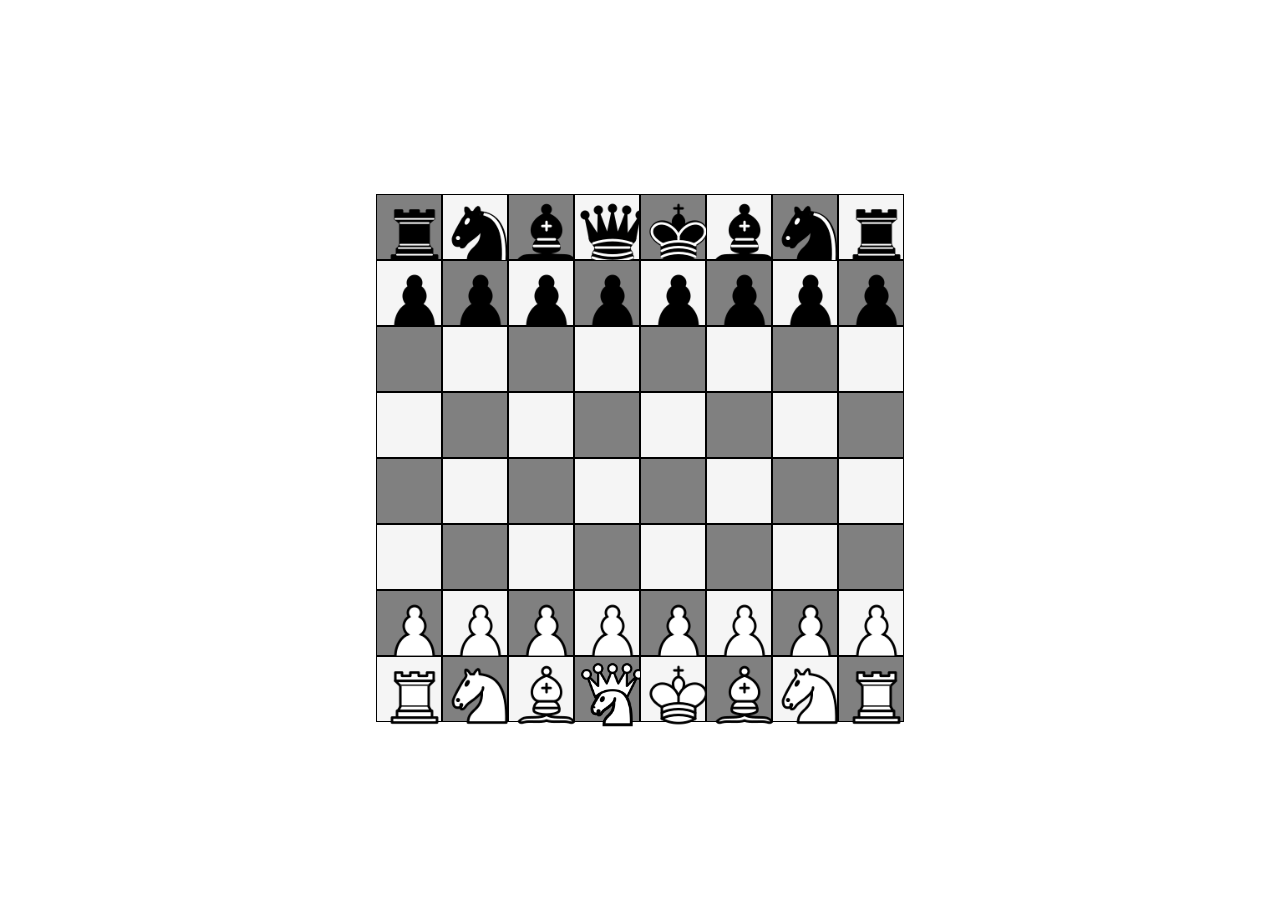
<file: chess.html>
<!DOCTYPE html>
<html lang="en">
<head>
    <meta charset="UTF-8">
    <meta name="viewport" content="width=device-width, initial-scale=1.0">
    <link rel="stylesheet" href="styles/style.css">
    <title>MyChess</title>
</head>
<body>
    <main class="dashboard">
        <section class="rows">  
            <div class="cellblack">
                <img src="images/Brook.png">
            </div>
            <div class="cell">
                <img src="images/BKon.png">
            </div>
            <div class="cellblack">
                <img src="images/BBishop.png">
            </div>
            <div class="cell">
                <img src="images/BQueen.png">
            </div>
            <div class="cellblack">
                <img src="images/Bking.png">
            </div>
            <div class="cell">
                <img src="images/BBishop.png">
            </div>
            <div class="cellblack">
                <img src="images/BKon.png">
            </div>
            <div class="cell">
                <img src="images/Brook.png">
            </div>     
        </section>
        <section class="rows">
            <div class="cell">
                <img src="images/BPeshka.png">
            </div>
            <div class="cellblack">
                <img src="images/BPeshka.png">
            </div>
            <div class="cell">
                <img src="images/BPeshka.png">
            </div>
            <div class="cellblack">
                <img src="images/BPeshka.png">
            </div>
            <div class="cell">
                <img src="images/BPeshka.png">
            </div>
            <div class="cellblack">
                <img src="images/BPeshka.png">
            </div>
            <div class="cell">
                <img src="images/BPeshka.png">
            </div>
            <div class="cellblack">
                <img src="images/BPeshka.png">
            </div>     
        </section>
        <section class="rows">
            <div class="cellblack"></div>
            <div class="cell"></div>
            <div class="cellblack"></div>
            <div class="cell"></div>
            <div class="cellblack"></div>
            <div class="cell"></div>
            <div class="cellblack"></div>
            <div class="cell"></div>     
        </section>
        <section class="rows">
            <div class="cell"></div>
            <div class="cellblack"></div>
            <div class="cell"></div>
            <div class="cellblack"></div>
            <div class="cell"></div>
            <div class="cellblack"></div>
            <div class="cell"></div>
            <div class="cellblack"></div>     
        </section>
        <section class="rows">
            <div class="cellblack"></div>
            <div class="cell"></div>
            <div class="cellblack"></div>
            <div class="cell"></div>
            <div class="cellblack"></div>
            <div class="cell"></div>
            <div class="cellblack"></div>
            <div class="cell"></div>     
        </section>
        <section class="rows">
            <div class="cell"></div>
            <div class="cellblack"></div>
            <div class="cell"></div>
            <div class="cellblack"></div>
            <div class="cell"></div>
            <div class="cellblack"></div>
            <div class="cell"></div>
            <div class="cellblack"></div>     
        </section>
        <section class="rows">
            <div class="cellblack">
                <img src="images/WPeshka.png">
            </div>
            <div class="cell">
                <img src="images/WPeshka.png">
            </div>
            <div class="cellblack">
                <img src="images/WPeshka.png">
            </div>
            <div class="cell">
                <img src="images/WPeshka.png">
            </div>
            <div class="cellblack">
                <img src="images/WPeshka.png">
            </div>
            <div class="cell">
                <img src="images/WPeshka.png">
            </div>
            <div class="cellblack">
                <img src="images/WPeshka.png">
            </div>
            <div class="cell">
                <img src="images/WPeshka.png">
            </div>     
        </section>
        <section class="rows">
            <div class="cell">
                <img src="images/WRook.png">
            </div>
            <div class="cellblack">
                <img src="images/Wkon.png">
            </div>
            <div class="cell">
                <img src="images/WBishop.png">
            </div>
            <div class="cellblack">
                <img src="images/QSNW.png">
            </div>
            <div class="cell">
                <img src="images/Wking.png">
            </div>
            <div class="cellblack">
                <img src="images/WBishop.png">
            </div>
            <div class="cell">
                <img src="images/Wkon.png">
            </div>
            <div class="cellblack">
                <img src="images/WRook.png">
            </div>     
        </section>
        
        

    </main>
</body>
</html>
</file>
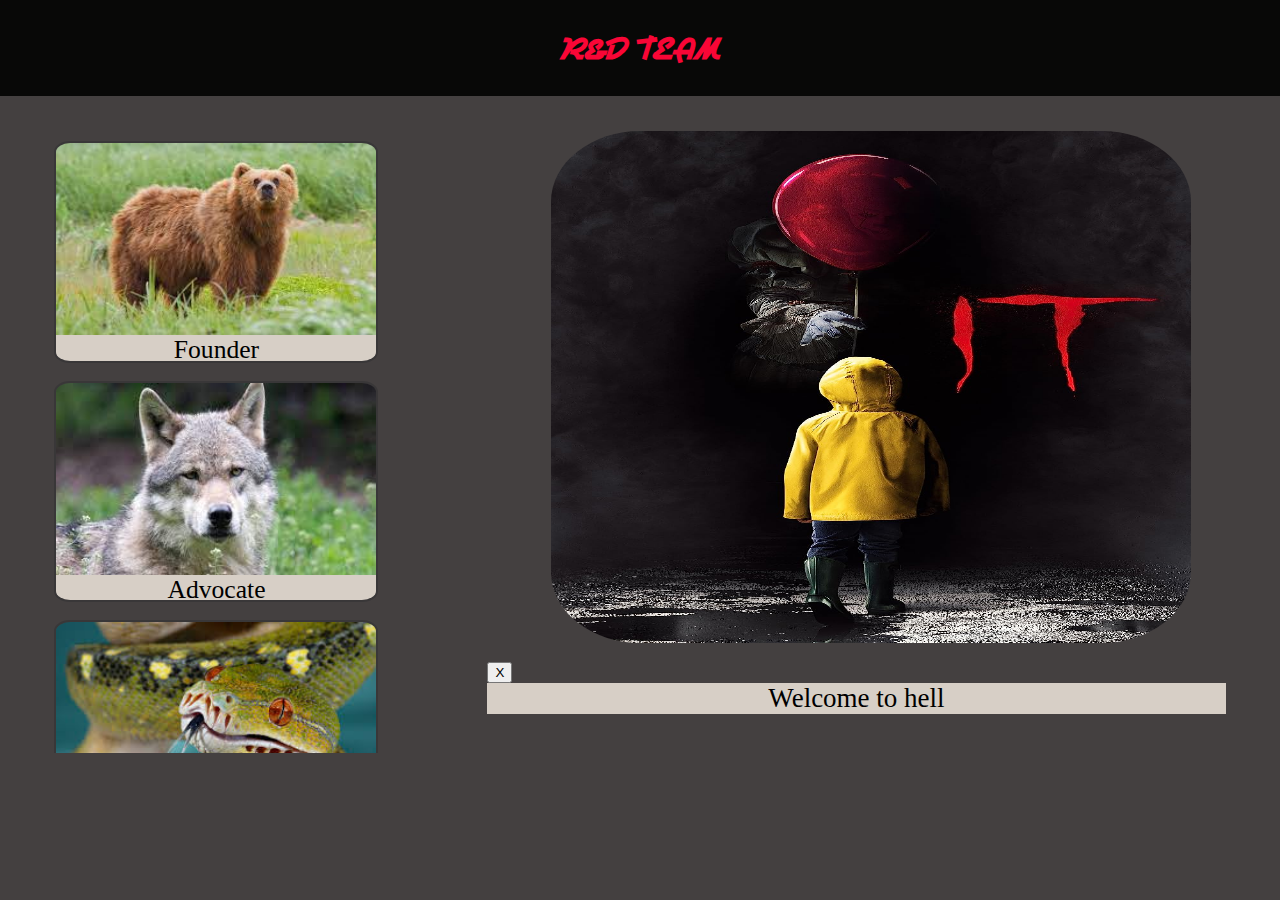
<file: rnd.html>
<!DOCTYPE html>
<html lang="en">
<head>
    <meta charset="UTF-8">
    <meta http-equiv="X-UA-Compatible" content="IE=edge">
    <meta name="viewport" content="width=device-width, initial-scale=1.0">
    <link rel="stylesheet" href="styles/rnd.css">
    <link rel="shortcut icon" href="images/faiconIT.png" type="image/x-icon">
    <title>IT Team</title>
</head>
<body>
    <header class="logo">
        <h1>R&D Team</h1>
    </header>
    <main class="main-class hidden">
        <section class="details-container">
            <div class ="details-frame">
                <button id ="hide-button" onclick="hideDetails()">X</button>
            <img src="images/welcome.jpg" class="details-image">
            <span class="details-title">Welcome to hell</span>
        </div>
        </section>
            <ul class="thumbnails-list">
                <li class="thumbnails-item">
                    <a class="thumbnails-anchor" href="#" data-details-image="images/founder.jpeg"
                    data-details-title="Our best of the best">
                        <img src="images/founder.jpeg" class="thumbnails-image">
                        <span class="thumbnails-title">Founder</span>
                    </a>
                </li>
                <li class="thumbnails-item">
                    <a class="thumbnails-anchor" href="#" data-details-image="images/advocate.jpeg"
                    data-details-title="Dura lex, sed lex">
                        <img src="images/advocate.jpeg" class="thumbnails-image">
                        <span class="thumbnails-title">Advocate</span>
                    </a>
                </li>
                <li class="thumbnails-item">
                    <a class="thumbnails-anchor" href="#" data-details-image="images/hr.png"
                    data-details-title="What is your favourite color?">
                        <img src="images/hr.png" class="thumbnails-image">
                        <span class="thumbnails-title">HR Manager</span>
                    </a>
                </li>
                <li class="thumbnails-item">
                    <a class="thumbnails-anchor" href="#" data-details-image="images/design.jpeg"
                    data-details-title="Let's change this button!">
                        <img src="images/design.jpeg" class="thumbnails-image">
                        <span class="thumbnails-title">UI/UX Designer</span>
                    </a>
                </li>
                <li class="thumbnails-item">
                    <a class="thumbnails-anchor" href="#" data-details-image="images/vpproj.jpeg"
                    data-details-title="It's easy, only 15 minutes of work">
                        <img src="images/vpproj.jpeg" class="thumbnails-image">
                        <span class="thumbnails-title">VIP Project</span>
                    </a>
                </li>
                <li class="thumbnails-item">
                    <a class="thumbnails-anchor" href="#" data-details-image="images/proj.jpeg"
                    data-details-title="I am - documentation">
                        <img src="images/proj.jpeg" class="thumbnails-image">
                        <span class="thumbnails-title">Project Manager</span>
                    </a>
                </li>
                <li class="thumbnails-item">
                    <a class="thumbnails-anchor" href="#" data-details-image="images/tlprog.jpeg"
                    data-details-title="It's works on my mashine">
                        <img src="images/tlprog.jpeg" class="thumbnails-image">
                        <span class="thumbnails-title">Dev Team Lead</span>
                    </a>
                </li>
                <li class="thumbnails-item">
                    <a class="thumbnails-anchor" href="#" data-details-image="images/fullstack.jpeg"
                    data-details-title="It's not bug ">
                        <img src="images/fullstack.jpeg" class="thumbnails-image">
                        <span class="thumbnails-title">Full Stack </span>
                    </a>
                </li>
                <li class="thumbnails-item">
                    <a class="thumbnails-anchor" href="#" data-details-image="images/qatl.jpeg"
                    data-details-title="I understand">
                        <img src="images/qatl.jpeg" class="thumbnails-image">
                        <span class="thumbnails-title">QA Team Lead</span>
                    </a>
                </li>
                <li class="thumbnails-item">
                    <a class="thumbnails-anchor" href="#" data-details-image="images/Qa.jpeg"
                    data-details-title="Always one more bug">
                        <img src="images/Qa.jpeg" class="thumbnails-image">
                        <span class="thumbnails-title">QA Automation</span>
                    </a>
                </li>
                <li class="thumbnails-item">
                    <a class="thumbnails-anchor" href="#" data-details-image="images/accountM.jpeg"
                    data-details-title="Ohh, why me?">
                        <img src="images/accountM.jpeg" class="thumbnails-image">
                        <span class="thumbnails-title">Account Manager</span>
                    </a>
                </li>
                <li class="thumbnails-item">
                    <a class="thumbnails-anchor" href="#" data-details-image="images/content.jpeg"
                    data-details-title="We are best of the best!">
                        <img src="images/content.jpeg" class="thumbnails-image">
                        <span class="thumbnails-title">Content Writer</span>
                    </a>
                </li>
            </ul>
    </main>
    <script src = "src/rnd.js"></script>
</body>
</html>
</file>
<file: styles/style.css>
.dashboard{
    display: flex;
    flex-direction: column;
}
.rows{
    width: 50vw;
    display: flex;
    flex-direction: row;
    justify-content:center;
     


}
.cell{
    width: 5vw;  
    height: 5vw;
    border: solid 1px black;
    background-color:whitesmoke;
}
.cellblack{
    width: 5vw;  
    height: 5vw;
    border: solid 1px black;
    background-color: gray;
}
body{
    height: 100%; 
    display: flex;
    justify-content:center; 
    align-items:center;
}
html{
    height: 100%;
}
img{
    height: 75px;;
    width: 75px;
    justify-content: center;
    
}
</file>
<file: styles/rnd.css>
@font-face{
    font-family: airstream;
    src: url(fonts/Airstream-webfont.svg);
    src: url(fonts/Airstream-webfont.woff);
    }
    @font-face {
        font-family: lakeshor;
        src: url(fonts/LAKESHOR-webfont.svg);
        src: url(fonts/LAKESHOR-webfont.woff);
    }
html {
    height: 100%
    
}
body {
    height: 100%;
    background-color: rgb(68, 64, 64);
    display: flex;
    flex-direction: column;
    margin: 0;
}
.logo {
    display: block;
    text-align: center;
    color:  rgb(249, 6, 54);
    background-color: rgb(8, 8, 7);
    font-size: 1 em;
    text-transform: uppercase;
    font-family:airstream;
}
h1{
    margin-top: 10px;
    margin-bottom: 10px;
}
.main-class {
    display: flex;
    flex-direction: column;
    justify-content: center;
    flex-grow: 1;
    
}
.main-class.hidden {
    /* --thumbnails-image-width: 30vw;
    --thumbnails-image-width: 30vw;
    --thumbnails-image-height: 20vw;
    --thumbnails-title-height: calc(var(--thumbnails-image-height) * 0.33); */
    --thumbnails-title-height: calc(var(--thumbnails-image-height) * 0.33); 
    justify-content: space-around;

}
.details-container {
    display: flex;
    flex-direction: column;
    align-items: center;
    margin-bottom: 2vh;
   
}
.hidden .details-container {
    display:flex;
}
.details-frame {
    position: relative;
}
.details-image {
    width: 60vw;
    height: 50vw;
    border-radius: 15%;
}
.details-title {
    display: block;
    text-align: center;
    background-color: rgb(215, 207, 198);
}
.thumbnails-list {
    display: flex;
    flex-wrap: wrap;
    max-height: 37vh;
    overflow-y: scroll;
    list-style: none;
    justify-content: space-around;
    padding-left: 0;
    margin-top: 3vh;
}
.thumbnails-item {
    border: solid 2px rgb(57, 55, 56);
    margin-top: 2vh;
    border-radius: 5%;
    overflow: hidden;
}
.thumbnails-anchor {
    text-decoration: none;

}
.thumbnails-image {
    width: 25vw;
    height: 15vw;
    display:block;
}
.thumbnails-title {
    display: block;
    text-align: center;
    font-size: 2vw;
    background-color: rgb(215, 207, 198);
    color: black;
    
}
@media(min-width:560px){
    .main-class{
        flex-direction: row;
        justify-content: center;
        flex-grow: 1;     
    }
    .details-image {
        width: 40vw;
        height: 30vw;
        border-radius: 15%;
        justify-content: center;
        margin: 3vw;
        padding: 3vh;
    }
    .thumbnails-list{
        order: -1;
        flex-direction: column;
        flex-wrap: nowrap;
        max-height: 80vh;
        justify-content: flex-start;  
    }
    .thumbnails-item{
        min-height: 17vw;   
    }
    .thumbnails-title{
        height:3vw;
        
    }
    .thumbnails-image {
        width: 25vw;
        height: 15vw;
        display:block;
        justify-content: left;
    }
}
@media(min-width:1000px){
    .logo {
        display: block;
        text-align: center;
        color:  rgb(249, 6, 54);
        background-color: rgb(8, 8, 7);
        font-size: 2dvh;
        text-transform: uppercase;
        font-family:airstream;
    }
    h1{
        margin-top: 30px;
        margin-bottom: 30px;
    }
    .main-class{
        flex-direction: row;
        justify-content: center;
        flex-grow: 29;     
    }
    .details-image {
        width: 50vw;
        height: 40vw;
        border-radius: 15%;
        justify-content: center;
        margin: 2vw;
        padding: 1vh;
    }
    .details-container {
        display: flex;
        flex-direction: column;
        align-items: right;
        margin-bottom: 2wh;
       
    }
    .details-title {
        display: block;
        text-align: center;
        font-size: 3vh;
        background-color: rgb(215, 207, 198);
    }
    .thumbnails-list{
        order: -1;
        flex-direction: column;
        flex-wrap: nowrap;
        max-height: 70vh;
        justify-content: flex-start;  
    }
    .thumbnails-item{
        min-height: 17vw;   
    }
    .thumbnails-title{
        height:3vw;
        
    }
    .thumbnails-image {
        width: 25vw;
        height: 15vw;
        display:block;
        justify-content: left;
    }

}
</file>
